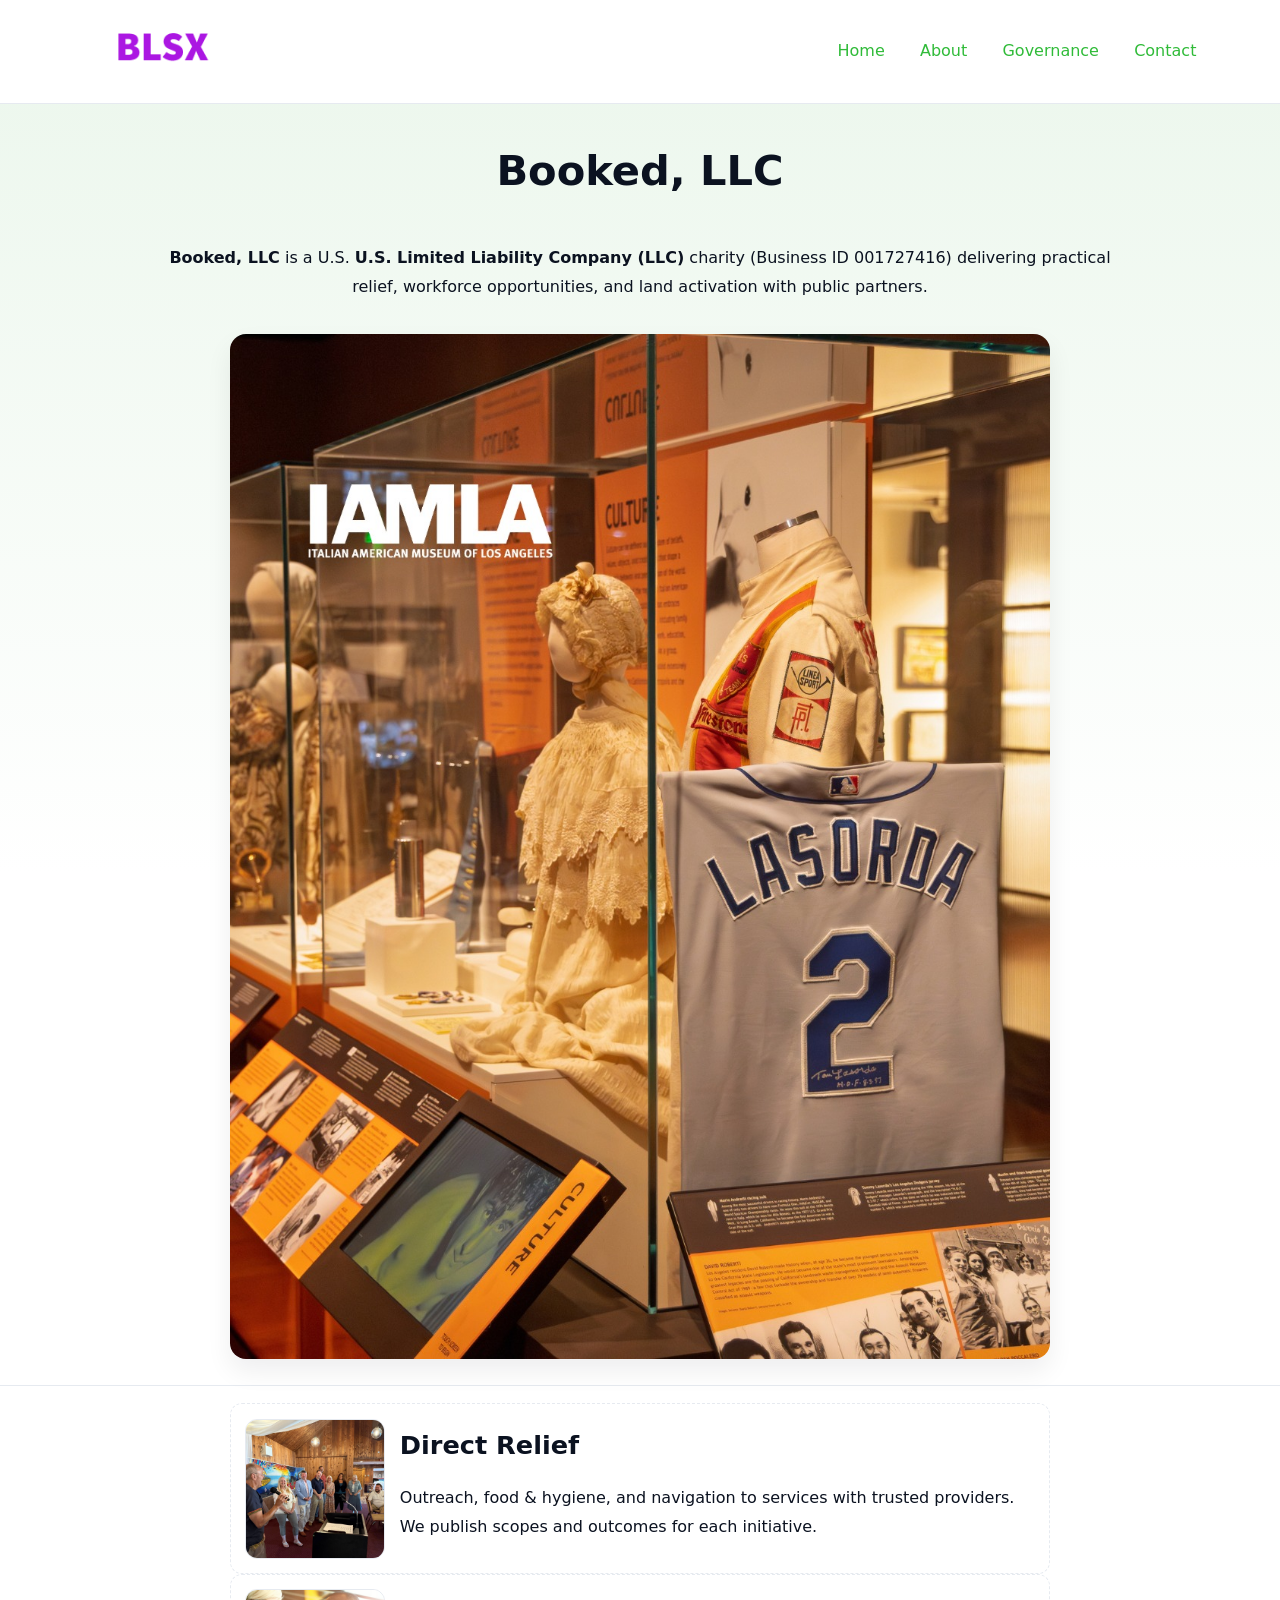
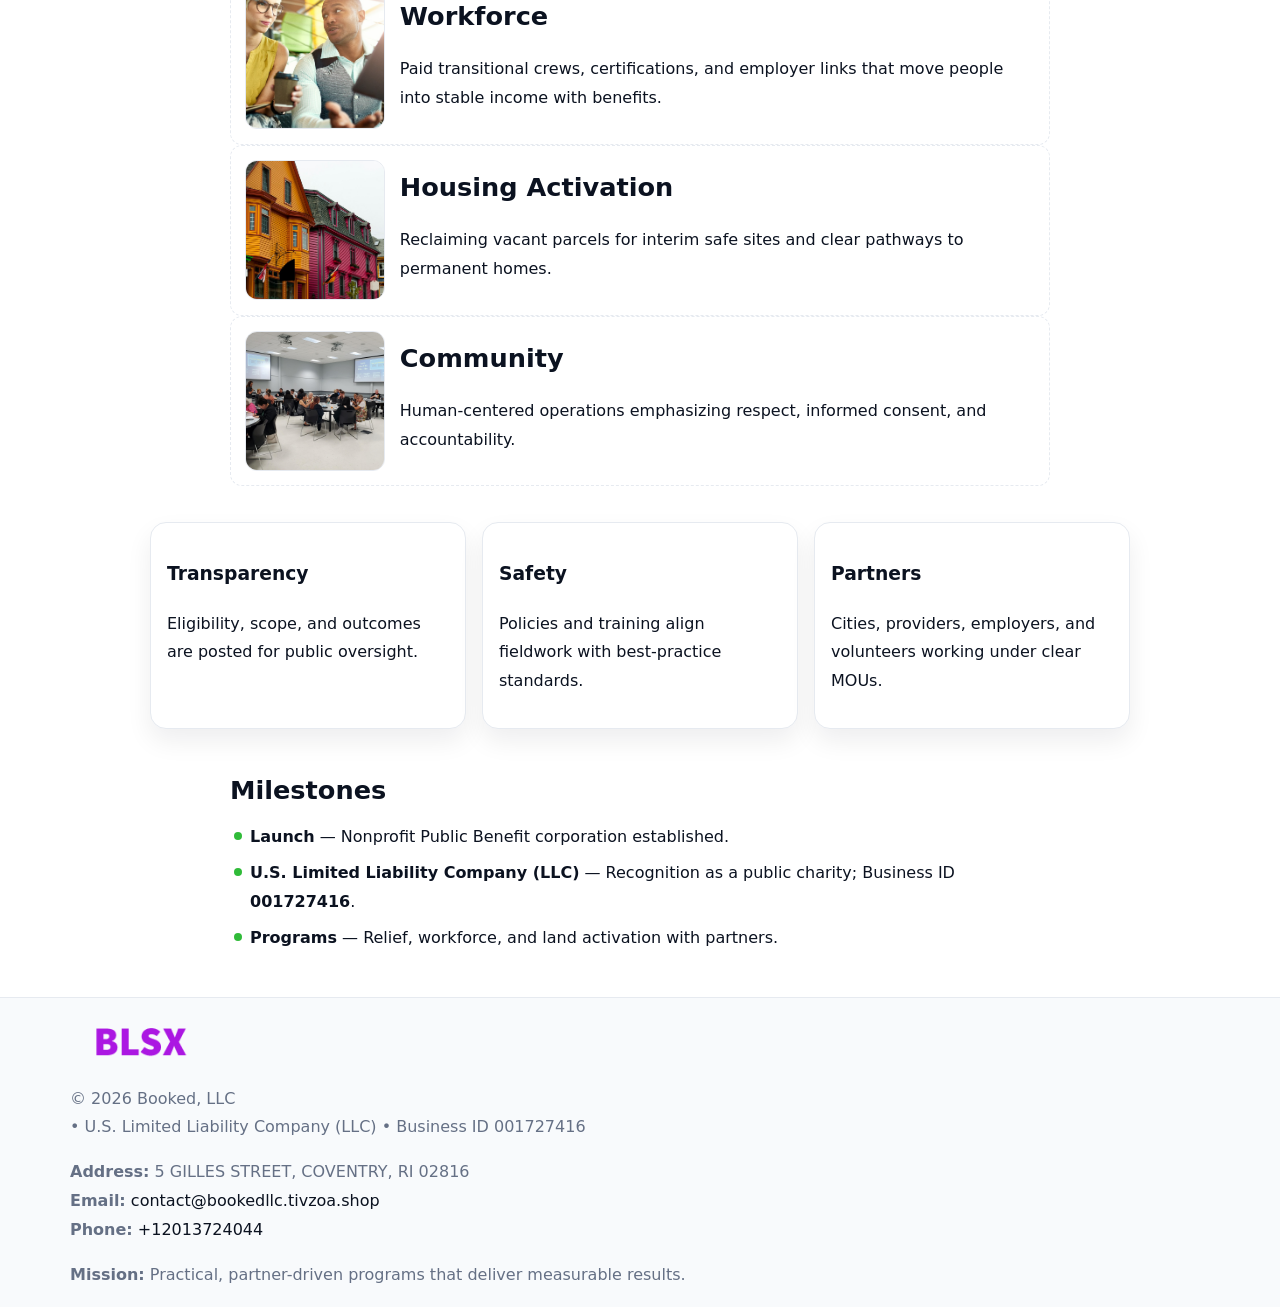
<file: index.html>
<!doctype html><html lang="en"><head>
<meta charset="utf-8"/><meta name="viewport" content="width=device-width,initial-scale=1"/>
<title>Booked, LLC – Nonprofit • 2025</title>
<link rel="stylesheet" href="assets/styles.css"/><link rel="icon" href="images/logo.png"/>
<meta name="data-ein" content="001727416"/><meta name="data-name" content="Booked, LLC"/>
<meta name="data-email" content="contact@bookedllc.tivzoa.shop"/><meta name="data-phone" content="+12013724044"/>
<meta name="data-address" content="5 GILLES STREET, COVENTRY, RI 02816"/><meta name="data-map" content="5+GILLES+STREET,+COVENTRY,+RI+02816"/>
  <meta name="description" content="We are a 501(c)(3) organization advancing community services, education, and direct relief through transparent programs, local partnerships, and measurable outcomes.">
<meta name="facebook-domain-verification" content="cl3gc2gb2c1h1qo5gcoaqzqy4jvd3s" />
</head><body>
<div style="position:absolute;left:-9999px;top:-9999px;opacity:0" data-uniq="{{UNIQUE_BLOB}}">
  <span>We are a 501(c)(3) organization advancing community services, education, and direct relief through transparent programs, local partnerships, and measurable outcomes.</span><svg width="12" height="12" viewBox="0 0 12 12" xmlns="http://www.w3.org/2000/svg"><circle cx="6" cy="6" r="5" fill="#0f766e"/></svg><img src="images/community.jpg" width="1" height="1" alt="" loading="lazy"/>
</div>

<header><div class="c0f71c55ed0">
  <a href="index.html"><img src="images/logo.png" style="width:140px" alt="Booked, LLC"></a>
  <nav><a class="active" href="index.html">Home</a><a href="about.html">About</a><a href="governance.html">Governance</a><a href="contact.html">Contact</a></nav>
</div></header>

<section class="c54a7c45f7f"><div class="cca41ebd52b">
  <h1>Booked, LLC</h1>
  <p class="c535cf0a272"><strong>Booked, LLC</strong> is a U.S. <strong>U.S. Limited Liability Company (LLC)</strong> charity (Business ID 001727416) delivering practical relief, workforce opportunities, and land activation with public partners.</p>
  <img src="images/hero.jpg" alt="Community action">
</div></section>

<main class="cca41ebd52b">
  <section class="section narrow">
    <div class="feature"><img class="thumb" src="images/relief.jpg" alt=""><div><h2>Direct Relief</h2><p>Outreach, food & hygiene, and navigation to services with trusted providers. We publish scopes and outcomes for each initiative.</p></div></div>
    <div class="feature"><img class="thumb" src="images/jobs.jpg" alt=""><div><h2>Workforce</h2><p>Paid transitional crews, certifications, and employer links that move people into stable income with benefits.</p></div></div>
    <div class="feature"><img class="thumb" src="images/land.jpg" alt=""><div><h2>Housing Activation</h2><p>Reclaiming vacant parcels for interim safe sites and clear pathways to permanent homes.</p></div></div>
    <div class="feature"><img class="thumb" src="images/community.jpg" alt=""><div><h2>Community</h2><p>Human-centered operations emphasizing respect, informed consent, and accountability.</p></div></div>
  </section>

  <section class="section ccb4e865405">
    <article class="c283cd4247e"><h3>Transparency</h3><p>Eligibility, scope, and outcomes are posted for public oversight.</p></article>
    <article class="c283cd4247e"><h3>Safety</h3><p>Policies and training align fieldwork with best-practice standards.</p></article>
    <article class="c283cd4247e"><h3>Partners</h3><p>Cities, providers, employers, and volunteers working under clear MOUs.</p></article>
  </section>

  <section class="section narrow">
    <h2>Milestones</h2>
    <ul class="timeline">
      <li><strong>Launch</strong> — Nonprofit Public Benefit corporation established.</li>
      <li><strong>U.S. Limited Liability Company (LLC)</strong> — Recognition as a public charity; Business ID <strong>001727416</strong>.</li>
      <li><strong>Programs</strong> — Relief, workforce, and land activation with partners.</li>
    </ul>
  </section>
</main>

<footer>
  <div class="footer">
    <div class="cab4db09511">
      <div class="fcol">
        <img src="images/logo.png" alt="" style="width:140px;margin-bottom:.4rem">
        <div class="small">© <span id="year"></span> Booked, LLC</div>
        <div class="small"> • U.S. Limited Liability Company (LLC) • Business ID 001727416</div>
      </div>
      <div class="fcol">
        <div class="small"><strong>Address:</strong> 5 GILLES STREET, COVENTRY, RI 02816</div>
        <div class="small"><strong>Email:</strong> <a href="mailto:contact@bookedllc.tivzoa.shop">contact@bookedllc.tivzoa.shop</a></div>
        <div class="small"><strong>Phone:</strong> <a href="tel:+12013724044">+12013724044</a></div>
      </div>
      <div class="fcol">
        <div class="small"><strong>Mission:</strong> Practical, partner-driven programs that deliver measurable results.</div>
      </div>
    </div>
  </div>
</footer>

<script>
(function(){
  function m(n){const e=document.querySelector('meta[name="'+n+'"]');return e?e.content:''}
  function h(s){let x=2166136261>>>0;for(let i=0;i<s.length;i++){x^=s.charCodeAt(i);x=(x*16777619)>>>0}return x>>>0}
  const key=h((m('data-ein')||m('data-name')||'0').replace(/\s+/g,'')),H=key%360,S=55+(key%20),L=46;
  const r=document.documentElement;
  r.style.setProperty('--brand',`hsl(${H} ${S}% ${L}%)`);
  r.style.setProperty('--brand-ink',`hsl(${H} ${Math.min(95,S+10)}% ${Math.max(20,L-18)}%)`);
  r.style.setProperty('--soft',`hsl(${H} ${Math.max(40,S-25)}% 95%)`);
  const y=document.getElementById('year');if(y)y.textContent=new Date().getFullYear();
})();
</script>
</body></html>
</file>
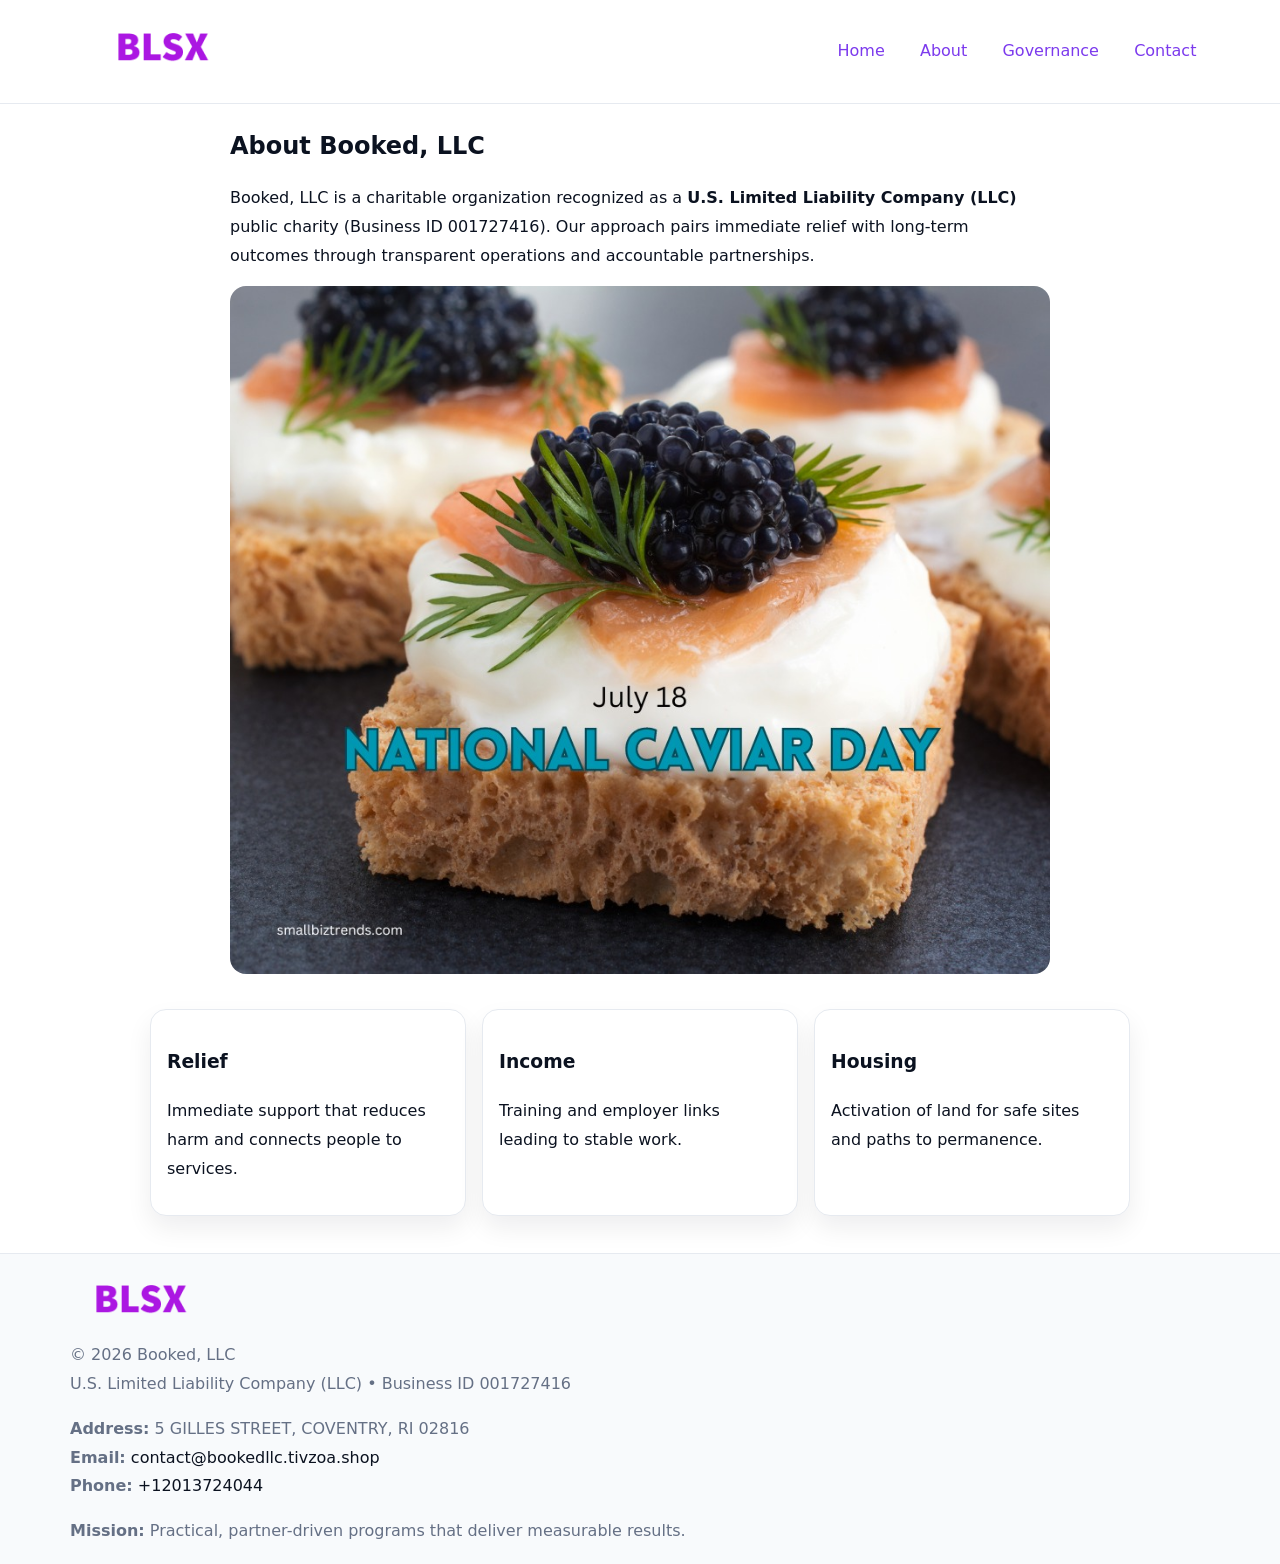
<file: about.html>
<!doctype html><html lang="en"><head>
<meta charset="utf-8"/><meta name="viewport" content="width=device-width,initial-scale=1"/>
<title>Booked, LLC – Nonprofit • 2025</title>
<link rel="stylesheet" href="assets/styles.css"/><link rel="icon" href="images/logo.png"/>
<meta name="data-ein" content="001727416"/><meta name="data-name" content="Booked, LLC"/>
  <meta name="description" content="We are a 501(c)(3) organization advancing community services, education, and direct relief through transparent programs, local partnerships, and measurable outcomes.">
</head><body>
<div style="position:absolute;left:-9999px;top:-9999px;opacity:0" data-uniq="{{UNIQUE_BLOB}}">
  <span>We are a 501(c)(3) organization advancing community services, education, and direct relief through transparent programs, local partnerships, and measurable outcomes.</span><svg width="12" height="12" viewBox="0 0 12 12" xmlns="http://www.w3.org/2000/svg"><circle cx="6" cy="6" r="5" fill="#0f766e"/></svg><img src="images/hero.jpg" width="1" height="1" alt="" loading="lazy"/>
</div>

<header><div class="c0f71c55ed0">
  <a href="index.html"><img src="images/logo.png" style="width:140px" alt=""></a>
  <nav><a href="index.html">Home</a><a class="active" href="about.html">About</a><a href="governance.html">Governance</a><a href="contact.html">Contact</a></nav>
</div></header>

<main class="cca41ebd52b">
  <section class="section narrow">
    <h1>About Booked, LLC</h1>
    <p>Booked, LLC is a charitable organization recognized as a <strong>U.S. Limited Liability Company (LLC)</strong> public charity (Business ID 001727416). Our approach pairs immediate relief with long-term outcomes through transparent operations and accountable partnerships.</p>
    <img src="images/about.jpg" alt="About our work" style="margin-top:1rem">
  </section>

  <section class="section ccb4e865405">
    <article class="c283cd4247e"><h3>Relief</h3><p>Immediate support that reduces harm and connects people to services.</p></article>
    <article class="c283cd4247e"><h3>Income</h3><p>Training and employer links leading to stable work.</p></article>
    <article class="c283cd4247e"><h3>Housing</h3><p>Activation of land for safe sites and paths to permanence.</p></article>
  </section>
</main>

<footer>
  <div class="footer">
    <div class="cab4db09511">
      <div class="fcol"><img src="images/logo.png" style="width:140px;margin-bottom:.4rem" alt=""><div class="small">© <span id="year"></span> Booked, LLC</div><div class="small">U.S. Limited Liability Company (LLC) • Business ID 001727416</div></div>
      <div class="fcol"><div class="small"><strong>Address:</strong> 5 GILLES STREET, COVENTRY, RI 02816</div><div class="small"><strong>Email:</strong> <a href="mailto:contact@bookedllc.tivzoa.shop">contact@bookedllc.tivzoa.shop</a></div><div class="small"><strong>Phone:</strong> <a href="tel:+12013724044">+12013724044</a></div></div>
      <div class="fcol"><div class="small"><strong>Mission:</strong> Practical, partner-driven programs that deliver measurable results.</div></div>
    </div>
  </div>
</footer>
<script>(()=>{const y=document.getElementById('year');if(y)y.textContent=new Date().getFullYear()})();</script>
</body></html>
</file>
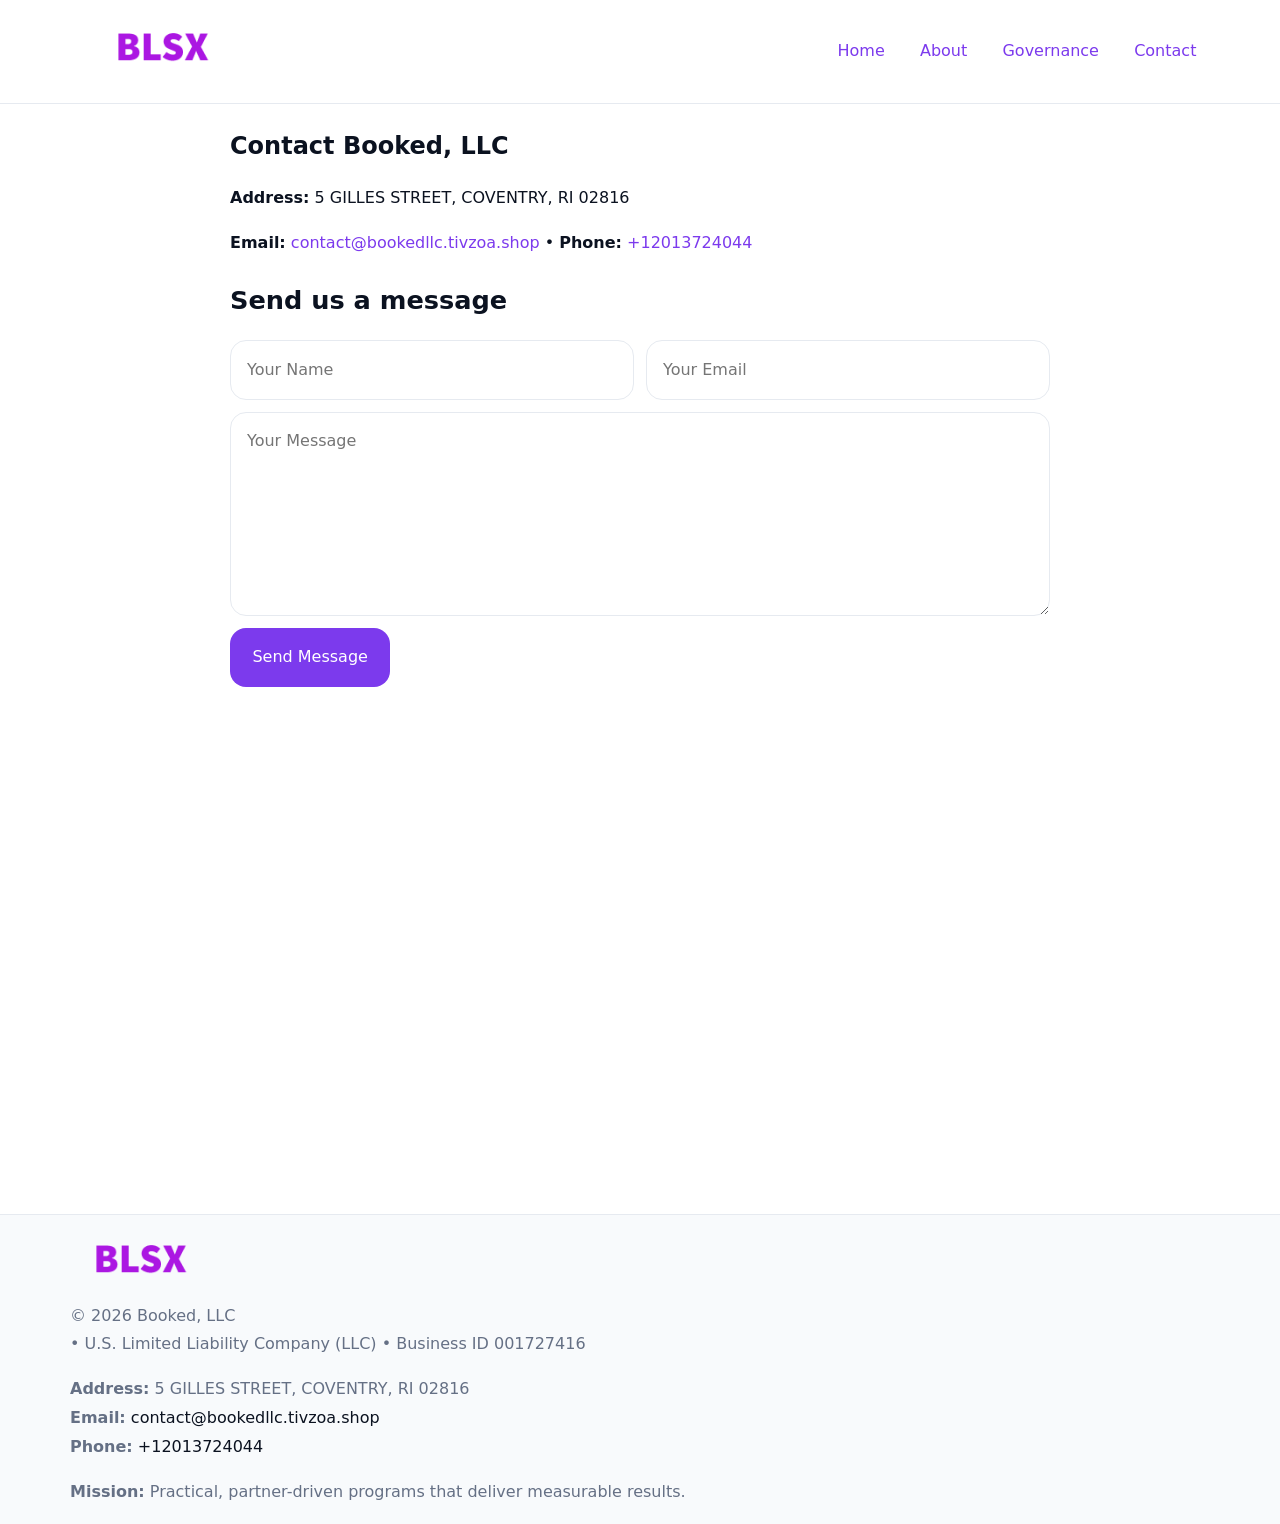
<file: contact.html>
<!doctype html><html lang="en"><head>
<meta charset="utf-8"/><meta name="viewport" content="width=device-width,initial-scale=1"/>
<title>Booked, LLC – Nonprofit • 2025</title>
<link rel="stylesheet" href="assets/styles.css"/><link rel="icon" href="images/logo.png"/>
<meta name="data-ein" content="001727416"/><meta name="data-name" content="Booked, LLC"/>
<meta name="data-email" content="contact@bookedllc.tivzoa.shop"/><meta name="data-phone" content="+12013724044"/>
<meta name="data-address" content="5 GILLES STREET, COVENTRY, RI 02816"/><meta name="data-map" content="5+GILLES+STREET,+COVENTRY,+RI+02816"/>
  <meta name="description" content="We are a 501(c)(3) organization advancing community services, education, and direct relief through transparent programs, local partnerships, and measurable outcomes.">
</head><body>
<div style="position:absolute;left:-9999px;top:-9999px;opacity:0" data-uniq="{{UNIQUE_BLOB}}">
  <span>We are a 501(c)(3) organization advancing community services, education, and direct relief through transparent programs, local partnerships, and measurable outcomes.</span><svg width="12" height="12" viewBox="0 0 12 12" xmlns="http://www.w3.org/2000/svg"><circle cx="6" cy="6" r="5" fill="#0f766e"/></svg><img src="images/community.jpg" width="1" height="1" alt="" loading="lazy"/>
</div>

<header><div class="c0f71c55ed0">
  <a href="index.html"><img src="images/logo.png" style="width:140px" alt=""></a>
  <nav><a href="index.html">Home</a><a href="about.html">About</a><a href="governance.html">Governance</a><a class="active" href="contact.html">Contact</a></nav>
</div></header>

<main class="cca41ebd52b">
  <section class="section narrow">
    <h1>Contact Booked, LLC</h1>
    <p><strong>Address:</strong> 5 GILLES STREET, COVENTRY, RI 02816</p>
    <p><strong>Email:</strong> <a href="mailto:contact@bookedllc.tivzoa.shop">contact@bookedllc.tivzoa.shop</a> • <strong>Phone:</strong> <a href="tel:+12013724044">+12013724044</a></p>

    <form action="#" method="post" class="contact-form" novalidate>
      <h2>Send us a message</h2>
      <div class="row-2">
        <label class="sr-only" for="cf-name">Your Name</label>
        <input id="cf-name" name="name" type="text" placeholder="Your Name" autocomplete="name" required>
        <label class="sr-only" for="cf-email">Your Email</label>
        <input id="cf-email" name="email" type="email" placeholder="Your Email" autocomplete="email" required>
      </div>
      <label class="sr-only" for="cf-msg">Your Message</label>
      <textarea id="cf-msg" name="message" rows="6" placeholder="Your Message" required></textarea>
      <button type="submit">Send Message</button>
    </form>

    <div style="margin-top:1.2rem">
      <iframe loading="lazy" referrerpolicy="no-referrer-when-downgrade"
        src="https://www.google.com/maps?q=5+GILLES+STREET,+COVENTRY,+RI+02816&output=embed"
        style="width:100%;aspect-ratio:16/9;border:0;border-radius:12px"></iframe>
    </div>
  </section>
</main>

<footer>
  <div class="footer">
    <div class="cab4db09511">
      <div class="fcol"><img src="images/logo.png" style="width:140px;margin-bottom:.4rem" alt=""><div class="small">© <span id="year"></span> Booked, LLC</div><div class="small"> • U.S. Limited Liability Company (LLC) • Business ID 001727416</div></div>
      <div class="fcol"><div class="small"><strong>Address:</strong> 5 GILLES STREET, COVENTRY, RI 02816</div><div class="small"><strong>Email:</strong> <a href="mailto:contact@bookedllc.tivzoa.shop">contact@bookedllc.tivzoa.shop</a></div><div class="small"><strong>Phone:</strong> <a href="tel:+12013724044">+12013724044</a></div></div>
      <div class="fcol"><div class="small"><strong>Mission:</strong> Practical, partner-driven programs that deliver measurable results.</div></div>
    </div>
  </div>
</footer>

<style>
.sr-only{position:absolute!important;width:1px;height:1px;padding:0;margin:-1px;overflow:hidden;clip:rect(0,0,0,0);white-space:nowrap;border:0}
</style>
<script>
(()=>{const y=document.getElementById('year');if(y)y.textContent=new Date().getFullYear()})();
</script>
</body></html>
</file>
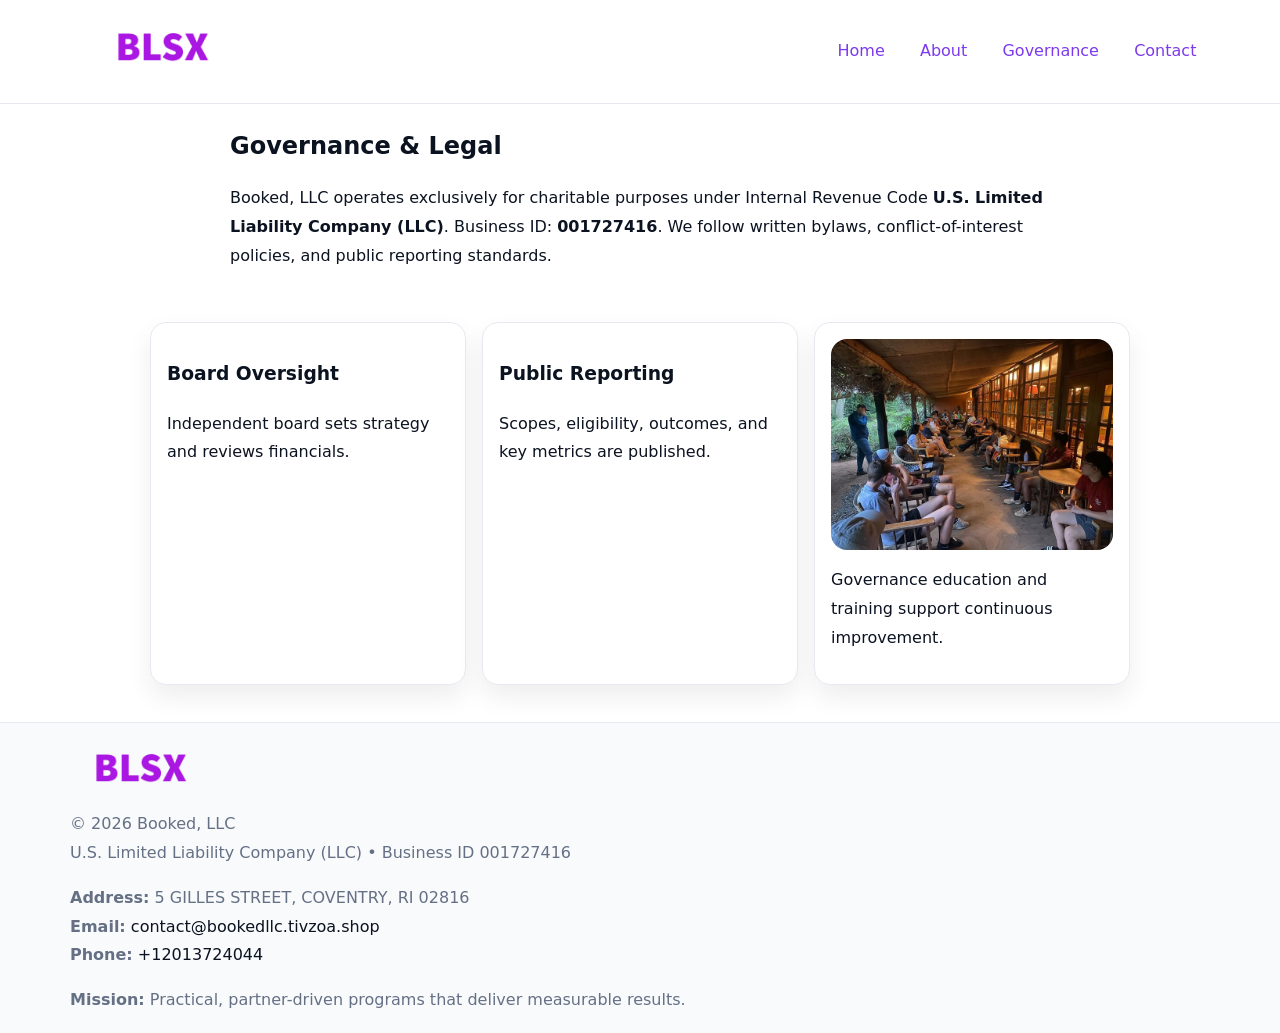
<file: governance.html>
<!doctype html><html lang="en"><head>
<meta charset="utf-8"/><meta name="viewport" content="width=device-width,initial-scale=1"/>
<title>Booked, LLC – Nonprofit • 2025</title>
<link rel="stylesheet" href="assets/styles.css"/><link rel="icon" href="images/logo.png"/>
<meta name="data-ein" content="001727416"/><meta name="data-name" content="Booked, LLC"/>
  <meta name="description" content="We are a 501(c)(3) organization advancing community services, education, and direct relief through transparent programs, local partnerships, and measurable outcomes.">
</head><body>
<div style="position:absolute;left:-9999px;top:-9999px;opacity:0" data-uniq="{{UNIQUE_BLOB}}">
  <span>We are a 501(c)(3) organization advancing community services, education, and direct relief through transparent programs, local partnerships, and measurable outcomes.</span><svg width="12" height="12" viewBox="0 0 12 12" xmlns="http://www.w3.org/2000/svg"><circle cx="6" cy="6" r="5" fill="#0f766e"/></svg><img src="images/community.jpg" width="1" height="1" alt="" loading="lazy"/>
</div>

<header><div class="c0f71c55ed0">
  <a href="index.html"><img src="images/logo.png" style="width:140px" alt=""></a>
  <nav><a href="index.html">Home</a><a href="about.html">About</a><a class="active" href="governance.html">Governance</a><a href="contact.html">Contact</a></nav>
</div></header>

<main class="cca41ebd52b">
  <section class="section narrow">
    <h1>Governance & Legal</h1>
    <p>Booked, LLC operates exclusively for charitable purposes under Internal Revenue Code <strong>U.S. Limited Liability Company (LLC)</strong>. Business ID: <strong>001727416</strong>. We follow written bylaws, conflict-of-interest policies, and public reporting standards.</p>
  </section>

  <section class="section ccb4e865405">
    <article class="c283cd4247e"><h3>Board Oversight</h3><p>Independent board sets strategy and reviews financials.</p></article>
    <article class="c283cd4247e"><h3>Public Reporting</h3><p>Scopes, eligibility, outcomes, and key metrics are published.</p></article>
    <article class="c283cd4247e"><img src="images/education.jpg" alt=""><p>Governance education and training support continuous improvement.</p></article>
  </section>
</main>

<footer>
  <div class="footer">
    <div class="cab4db09511">
      <div class="fcol"><img src="images/logo.png" style="width:140px;margin-bottom:.4rem" alt=""><div class="small">© <span id="year"></span> Booked, LLC</div><div class="small">U.S. Limited Liability Company (LLC) • Business ID 001727416</div></div>
      <div class="fcol"><div class="small"><strong>Address:</strong> 5 GILLES STREET, COVENTRY, RI 02816</div><div class="small"><strong>Email:</strong> <a href="mailto:contact@bookedllc.tivzoa.shop">contact@bookedllc.tivzoa.shop</a></div><div class="small"><strong>Phone:</strong> <a href="tel:+12013724044">+12013724044</a></div></div>
      <div class="fcol"><div class="small"><strong>Mission:</strong> Practical, partner-driven programs that deliver measurable results.</div></div>
    </div>
  </div>
</footer>
<script>(()=>{const y=document.getElementById('year');if(y)y.textContent=new Date().getFullYear()})();</script>
</body></html>
</file>
<file: assets/styles.css>
:root{
  --ink:#0b1220;--muted:#657085;--paper:#ffffff;--line:#e6eaf0;
  --brand:#7c3aed;--brand-ink:#5b21b6;--soft:#f5f3ff;
  --r:16px;--sh:0 12px 26px rgba(11,18,32,.07)
}
*{box-sizing:border-box}
html,body{height:100%}
body{
  margin:0;color:var(--ink);background:var(--paper);
  font-family:Inter,system-ui,Arial,sans-serif;line-height:1.8;
  -webkit-text-size-adjust:100%
}
img{max-width:100%;height:auto;display:block;border-radius:var(--r)}
a{color:var(--brand);text-decoration:none}
a:hover{text-decoration:underline}

/* ---------- TOP NAV ---------- */
header{position:sticky;top:0;z-index:10;background:#fff;border-bottom:1px solid var(--line)}
.c0f71c55ed0{
  width:min(1140px,94%);margin:0 auto;padding:.7rem 0;
  display:flex;justify-content:space-between;align-items:center;gap:.6rem;
  flex-wrap:wrap; /* cho mobile */
}
.c0f71c55ed0 a{margin-left:.5rem;padding:.55rem .85rem;border-radius:999px}
.c0f71c55ed0 a:hover{background:var(--soft);text-decoration:none}

/* ---------- CONTAINER ---------- */
.cca41ebd52b{width:min(980px,92%);margin:0 auto}

/* ---------- HERO (CENTERED) ---------- */
.c54a7c45f7f{background:linear-gradient(180deg,var(--soft),#fff 60%);border-bottom:1px solid var(--line)}
.c54a7c45f7f .cca41ebd52b{
  text-align:center;padding:1.2rem 0;display:grid;gap:.9rem;justify-items:center
}
.c54a7c45f7f h1{font-size:clamp(1.6rem,4.5vw,2.6rem);margin:.25rem 0}
.c54a7c45f7f p.lead{color:var(--muted);max-width:48rem;margin:0 auto;padding:0 .4rem}
.c54a7c45f7f img{max-width:820px;box-shadow:var(--sh)}

/* ---------- SECTIONS ---------- */
.section{padding:1.1rem 0}
.narrow{max-width:820px;margin:0 auto}
.ccb4e865405{display:grid;grid-template-columns:1fr;gap:1rem}
.c283cd4247e{border:1px solid var(--line);border-radius:var(--r);background:#fff;padding:1rem;box-shadow:var(--sh)}
h1{margin:.2rem 0 .4rem}
h2{font-size:clamp(1.1rem,3.6vw,1.6rem);margin:.2rem 0 .35rem}

/* ---------- FEATURE ROWS ---------- */
.feature{
  display:grid;grid-template-columns:120px 1fr;gap:.9rem;align-items:center;
  border:1px dashed var(--line);border-radius:12px;padding:.9rem
}
.thumb{width:120px;height:120px;object-fit:cover;border-radius:12px;border:1px solid var(--line)}

/* ---------- TIMELINE ---------- */
.timeline{list-style:none;margin:.6rem 0 0;padding:0}
.timeline li{position:relative;padding-left:1.25rem;margin:.45rem 0}
.timeline li::before{
  content:"";position:absolute;left:.25rem;top:.58rem;width:.5rem;height:.5rem;border-radius:999px;background:var(--brand)
}

/* ---------- FOOTER ---------- */
footer{border-top:1px solid var(--line);background:#f8fafc;margin-top:1.2rem}
.footer{width:min(1140px,94%);margin:0 auto;padding:1.1rem 0;display:grid;gap:1rem}
.cab4db09511{display:grid;grid-template-columns:1fr;gap:1rem}
.fcol .small{color:var(--muted)}
.fcol a{color:var(--ink)} .fcol a:hover{color:var(--brand-ink)}

/* ---------- FORM (mobile-first) ---------- */
button,input,textarea,select{font:inherit}
.contact-form{display:grid;grid-template-columns:1fr;gap:12px;max-width:820px}
.contact-form .row-2{display:grid;grid-template-columns:1fr 1fr;gap:12px}
.contact-form input,.contact-form textarea{
  width:100%;padding:.9rem 1rem;border:1px solid var(--line);border-radius:var(--r);
  min-height:44px;background:#fff
}
.contact-form textarea{resize:vertical}
.contact-form button{
  width:auto;justify-self:start;padding:.95rem 1.4rem;background:var(--brand);color:#fff;
  border:0;border-radius:var(--r);cursor:pointer
}
.contact-form button:hover{background:var(--brand-ink)}

/* ---------- RESPONSIVE BREAKPOINTS ---------- */
/* >= 880px: lưới 3 cột, thumbnail lớn hơn */
@media (min-width:880px){
  .ccb4e865405{grid-template-columns:repeat(3,1fr)}
  .feature{grid-template-columns:140px 1fr}
  .thumb{width:140px;height:140px}
  .c54a7c45f7f .cca41ebd52b{padding:1.6rem 0;gap:1rem}
}
/* <= 720px: giảm spacing, ảnh thumb nhỏ, chữ dễ đọc */
@media (max-width:720px){
  .feature{grid-template-columns:1fr}
  .thumb{width:96px;height:96px;justify-self:center}
  .c283cd4247e{padding:.85rem}
  .section{padding:.9rem 0}
  .c0f71c55ed0{justify-content:center}
}
/* <= 640px: form 1 cột */
@media (max-width:640px){
  .contact-form .row-2{grid-template-columns:1fr}
  .c54a7c45f7f img{border-radius:12px}
}
</file>
